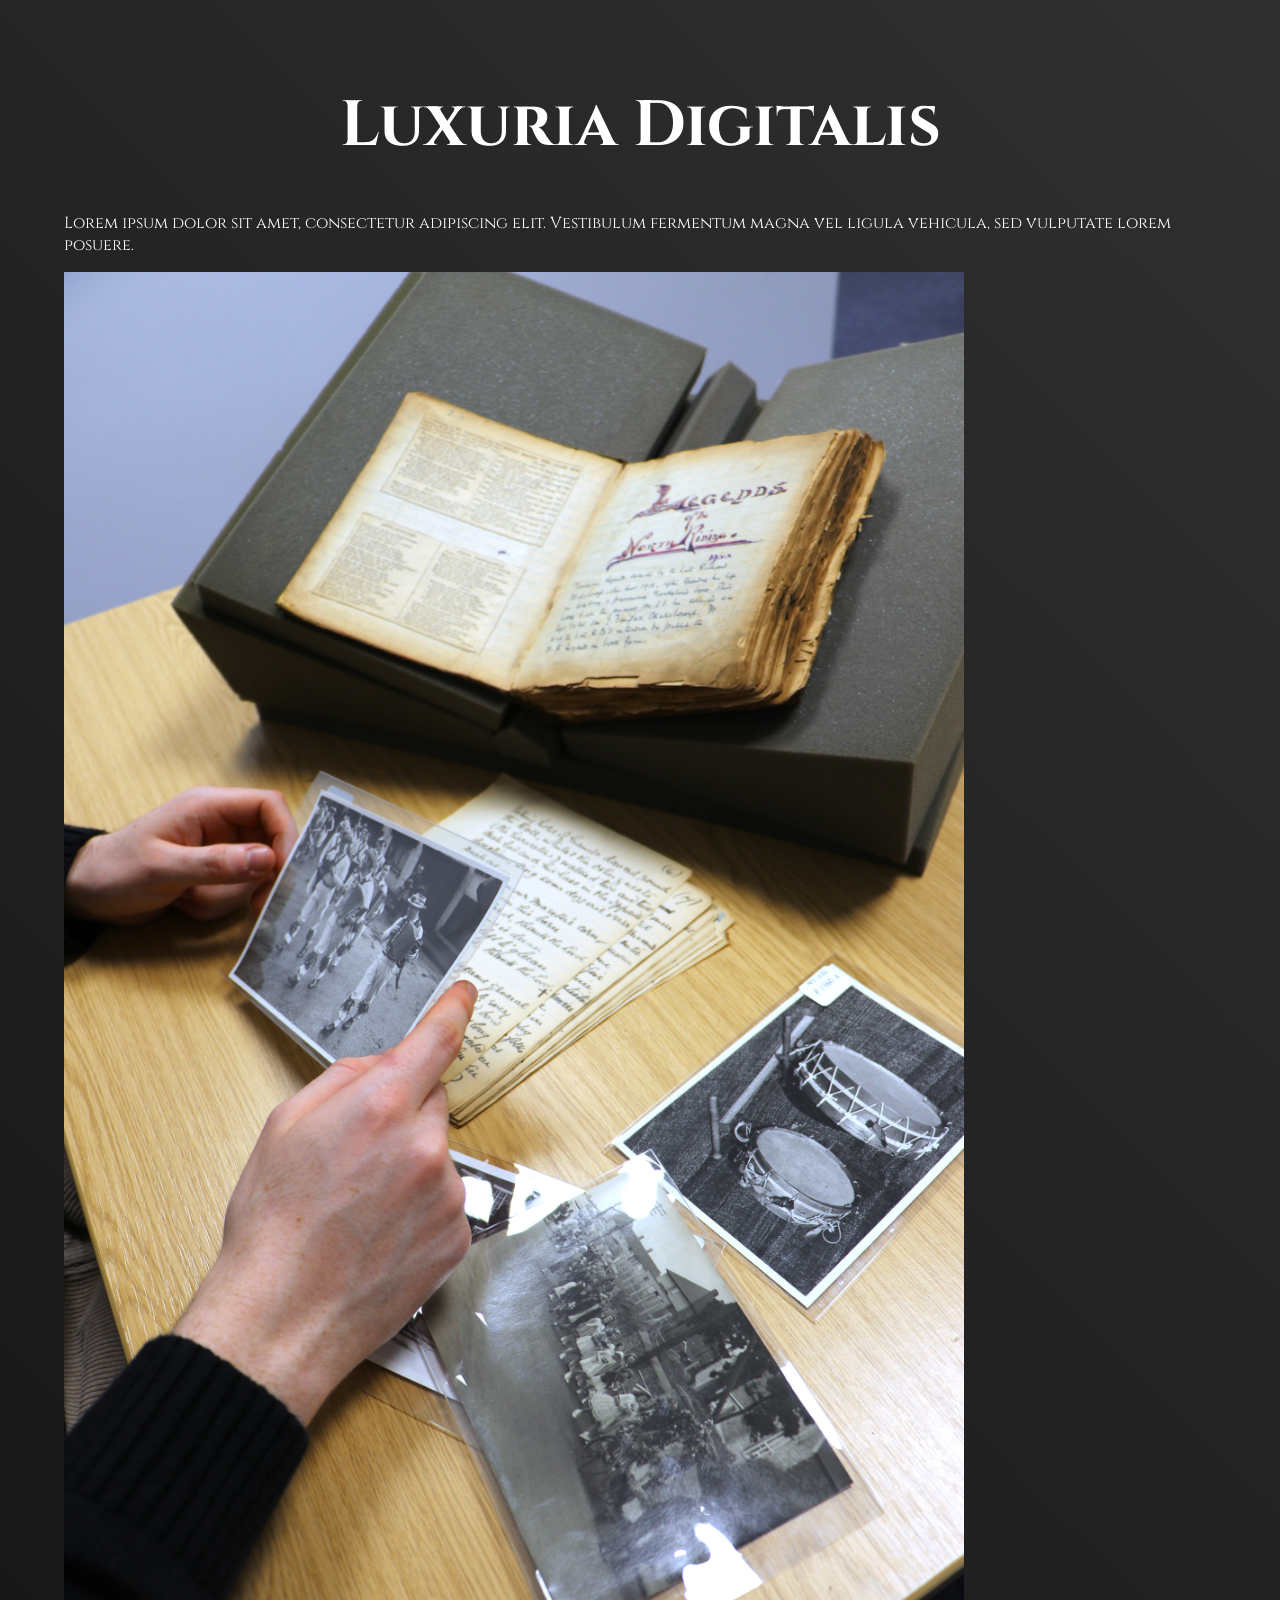
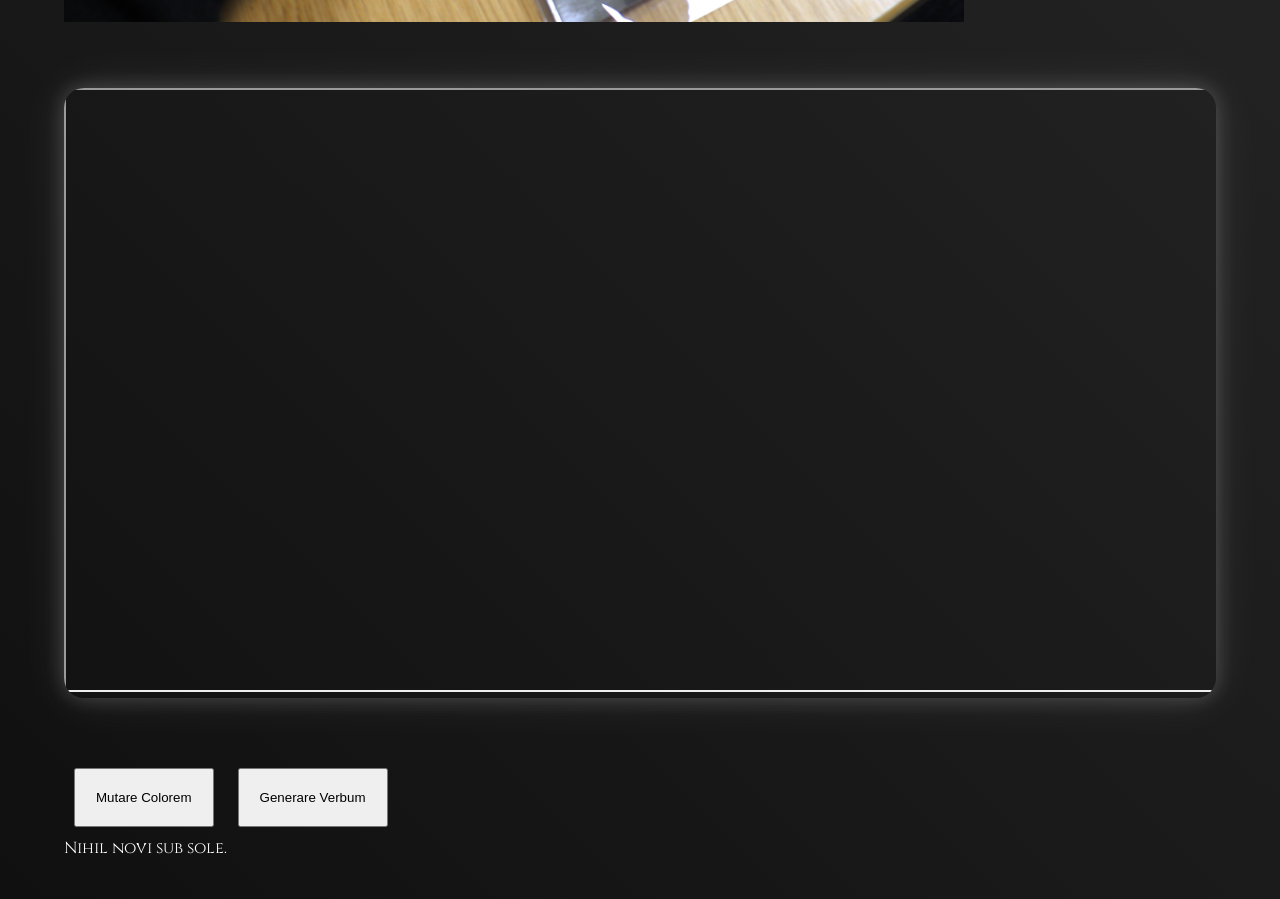
<file: index.html>
<!DOCTYPE html>
<html lang="en">
<head>
    <meta charset="UTF-8">
    <meta name="viewport" content="width=device-width, initial-scale=1.0">

    <link rel="preconnect" href="https://fonts.googleapis.com">
    <link rel="preconnect" href="https://fonts.gstatic.com" crossorigin>

    <link href="https://fonts.googleapis.com/css2?family=Cinzel:wght@400;500;600;700;800;900&family=Roboto:wght@100;300;400;500;700;900&display=swap" rel="stylesheet">

    <title>Luxuria Digitalis</title>

    <link rel="stylesheet" href="style.css">
</head>

<body>

    <div class="wrapper">
        <div class="container">
            <div class="content-box">

                <h1 class="main-title">Luxuria Digitalis</h1>

                <p class="intro-text">
                    Lorem ipsum dolor sit amet, consectetur adipiscing elit. Vestibulum fermentum magna vel ligula vehicula, sed vulputate lorem posuere.
                </p>

                <div class="image-holder">
                    <img src="giant-image.jpg" alt="">
                </div>

                <div class="video-section">

                   <iframe
                       width="100%"
                       height="600"
                       src="https://www.youtube.com/embed?v=4c1fNgMdlMw?autoplay=1&mute=1&loop=1&playlist=jNQXAC9IVRw"
                       title="Autoplay Video"
                       frame border="0"
                       allow="autoplay; encrypted-media"
                       allowfullscreen>
                </iframe>
                
                </div>
                
                <div class="button-area">
                    <button onclick="changeBackground()">Mutare Colorem</button>
                    <button onclick="generateMessage()">Generare Verbum</button>
                </div>

                <div id="message-box">Nihil novi sub sole.</div>

            </div>
        </div>
    </div>

    <script src="script.js"></script>

</body>
</html>
</file>
<file: style.css>
body {
    margin: 0;
    padding: 0;
    font-family: 'Cinzel', serif;
    background: linear-gradient(45deg,#101010,#202020,#303030);
    color: white;
}

.wrapper { display:flex; justify-content:center; }
.container { width:90%; max-width:1200px; padding:40px; }

.main-title { font-size:4rem; text-align:center; }

.image-holder img { width:100%; max-width:900px; }

.video-section {

    margin-top: 60px;

    margin-bottom: 60px;

    box-shadow:
        0px 0px 20px rgba(255,255,255,0.2),
        0px 0px 50px rgba(255,255,255,0.1);

    border-radius: 20px;

    overflow: hidden;
}
button { padding:20px; margin:10px; cursor:pointer; }
</file>
